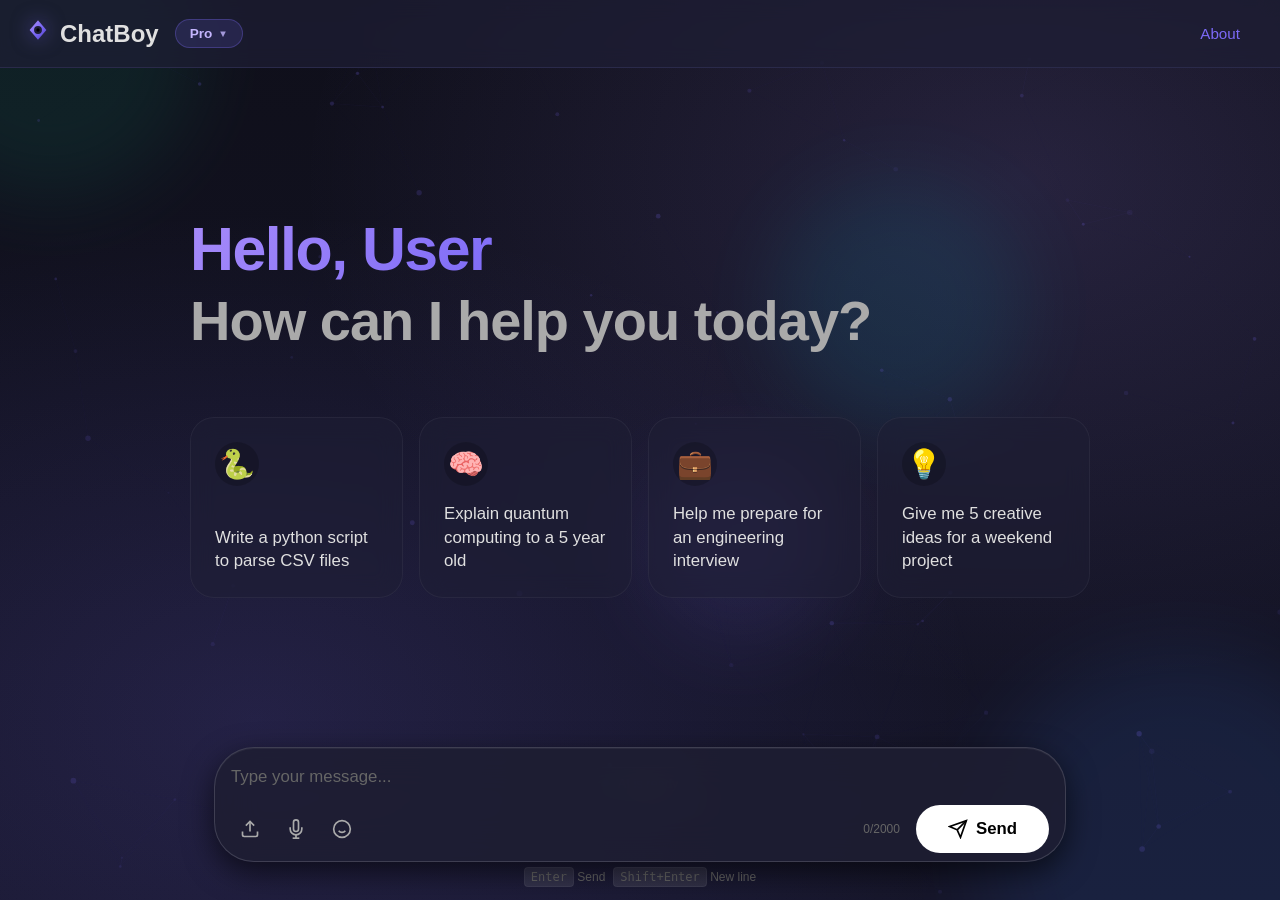
<file: templates/index.html>
<!DOCTYPE html>
<html lang="en">

<head>
    <meta charset="UTF-8">
    <meta name="viewport" content="width=device-width, initial-scale=1.0">
    <title>Chat Boy - AI Chatbot</title>
    <link rel="stylesheet" href="/static/style.css">
    <!-- Favicon - SVG Robot Icon -->
    <link rel="icon" type="image/svg+xml"
        href="data:image/svg+xml,%3Csvg xmlns='http://www.w3.org/2000/svg' viewBox='0 0 100 100'%3E%3Cdefs%3E%3ClinearGradient id='grad' x1='0%25' y1='0%25' x2='100%25' y2='100%25'%3E%3Cstop offset='0%25' style='stop-color:%237c6af7'/%3E%3Cstop offset='100%25' style='stop-color:%23a78bfa'/%3E%3C/linearGradient%3E%3C/defs%3E%3Ccircle cx='50' cy='50' r='45' fill='url(%23grad)'/%3E%3Ccircle cx='35' cy='40' r='8' fill='white'/%3E%3Ccircle cx='65' cy='40' r='8' fill='white'/%3E%3Ccircle cx='35' cy='40' r='4' fill='%230f0f1a'/%3E%3Ccircle cx='65' cy='40' r='4' fill='%230f0f1a'/%3E%3Cpath d='M 30 60 Q 50 75 70 60' stroke='white' stroke-width='4' fill='none' stroke-linecap='round'/%3E%3Crect x='42' y='70' width='16' height='8' rx='2' fill='white'/%3E%3C/svg%3E">
</head>

<body>
    <!-- Skip to main content for accessibility -->
    <a href="#chat-container" class="skip-link">Skip to main content</a>

    <!-- Animated Background -->
    <div class="bg-animation">
        <div class="bg-gradient"></div>
        <div class="particles" id="particles"></div>
        <div class="floating-shapes">
            <div class="shape shape-1"></div>
            <div class="shape shape-2"></div>
            <div class="shape shape-3"></div>
            <div class="shape shape-4"></div>
        </div>
    </div>

    <!-- Header -->
    <header>
        <div class="header-logo">
            <span class="logo-icon">
                <svg viewBox="0 0 100 100" width="28" height="28" class="robot-icon">
                    <defs>
                        <linearGradient id="logoGrad" x1="10%" y1="10%" x2="90%" y2="90%">
                            <stop offset="0%" style="stop-color:#a78bfa" />
                            <stop offset="50%" style="stop-color:#7c6af7" />
                            <stop offset="100%" style="stop-color:#5a48d1" />
                        </linearGradient>
                    </defs>
                    <path d="M 50 15 L 80 50 L 50 85 L 20 50 Z" fill="url(#logoGrad)" />
                    <circle cx="50" cy="50" r="14" fill="#1e1e35" />
                    <circle cx="50" cy="50" r="6" fill="#white" />
                </svg>
            </span>
            <h1>ChatBoy</h1>
            <button class="pro-badge">
                Pro <span class="dropdown-arrow">▼</span>
            </button>
        </div>
        <nav class="header-nav">
            <a href="/about">About</a>
        </nav>
    </header>

    <!-- Chat Container -->
    <main id="chat-container" role="main" aria-label="Chat conversation">
        <!-- Gemini-Style Greeting Area -->
        <div class="gemini-greeting-area" id="welcome-area">
            <h2 class="gradient-hello">Hello, User</h2>
            <h3 class="gradient-sub">How can I help you today?</h3>

            <!-- Suggestion Cards -->
            <div class="suggestion-grid">
                <button class="suggestion-card"
                    onclick="ChatBoy.useSuggestion('Write a python script to parse CSV files')">
                    <span class="suggestion-icon">🐍</span>
                    <p>Write a python script to parse CSV files</p>
                </button>
                <button class="suggestion-card"
                    onclick="ChatBoy.useSuggestion('Explain quantum computing to a 5 year old')">
                    <span class="suggestion-icon">🧠</span>
                    <p>Explain quantum computing to a 5 year old</p>
                </button>
                <button class="suggestion-card"
                    onclick="ChatBoy.useSuggestion('Help me prepare for a software engineering interview')">
                    <span class="suggestion-icon">💼</span>
                    <p>Help me prepare for an engineering interview</p>
                </button>
                <button class="suggestion-card"
                    onclick="ChatBoy.useSuggestion('Give me 5 creative ideas for a weekend project')">
                    <span class="suggestion-icon">💡</span>
                    <p>Give me 5 creative ideas for a weekend project</p>
                </button>
            </div>
        </div>
    </main>

    <!-- Input Area Setup (ChatGPT Style) -->
    <footer id="input-area" role="contentinfo" aria-label="Message input area">
        <div class="chat-input-container">

            <!-- In-place File Info Display -->
            <div id="file-info" class="file-info-inline" style="display: none;">
                <div class="file-info-content">
                    <span class="file-icon">📎</span>
                    <span class="file-name"></span>
                    <button class="file-remove" aria-label="Remove file">×</button>
                </div>
            </div>

            <!-- Text Area -->
            <div class="input-wrapper">
                <textarea id="user-input" rows="1" placeholder="Type your message..." aria-label="Type your message"
                    aria-describedby="input-hints" maxlength="2000"></textarea>
            </div>

            <!-- Actions Footer -->
            <div class="input-actions">
                <div class="action-buttons-left">
                    <button class="action-btn" id="file-btn" title="Upload file" aria-label="Upload file">
                        <svg width="20" height="20" viewBox="0 0 24 24" fill="none" stroke="currentColor"
                            stroke-width="2">
                            <path d="M21 15v4a2 2 0 0 1-2 2H5a2 2 0 0 1-2-2v-4" />
                            <polyline points="17 8 12 3 7 8" />
                            <line x1="12" y1="3" x2="12" y2="15" />
                        </svg>
                        <input type="file" id="file-input"
                            accept=".txt,.md,.py,.js,.html,.css,.json,.csv,.pdf,.png,.jpg,.jpeg,.gif,.webm,.wav,.mp3,.ogg"
                            style="display: none;">
                    </button>
                    <button class="action-btn" id="voice-btn" title="Voice input" aria-label="Start voice input">
                        <svg width="20" height="20" viewBox="0 0 24 24" fill="none" stroke="currentColor"
                            stroke-width="2">
                            <path d="M12 1a3 3 0 0 0-3 3v8a3 3 0 0 0 6 0V4a3 3 0 0 0-3-3z" />
                            <path d="M19 10v2a7 7 0 0 1-14 0v-2" />
                            <line x1="12" y1="19" x2="12" y2="23" />
                            <line x1="8" y1="23" x2="16" y2="23" />
                        </svg>
                    </button>
                    <button class="action-btn" id="emoji-btn" title="Add emoji" aria-label="Emoji picker">
                        <svg width="20" height="20" viewBox="0 0 24 24" fill="none" stroke="currentColor"
                            stroke-width="2">
                            <circle cx="12" cy="12" r="10" />
                            <path d="M8 14s1.5 2 4 2 4-2 4-2" />
                            <line x1="9" y1="9" x2="9.01" y2="9" />
                            <line x1="15" y1="9" x2="15.01" y2="9" />
                        </svg>
                    </button>
                </div>

                <div class="action-buttons-right">
                    <span class="char-counter">0/2000</span>
                    <button id="send-btn" onclick="sendMessage()" aria-label="Send message">
                        <svg width="20" height="20" viewBox="0 0 24 24" fill="none" stroke="currentColor"
                            stroke-width="2" class="send-icon">
                            <line x1="22" y1="2" x2="11" y2="13" />
                            <polygon points="22 2 15 22 11 13 2 9 22 2" />
                        </svg>
                        <span class="btn-text">Send</span>
                    </button>
                    <!-- Stop Generation Button -->
                    <button id="stop-btn" onclick="ChatBoy.stopGeneration()" aria-label="Stop generation"
                        style="display: none;">
                        <svg width="20" height="20" viewBox="0 0 24 24" fill="currentColor">
                            <rect x="6" y="6" width="12" height="12" rx="2"></rect>
                        </svg>
                        <span class="btn-text">Stop</span>
                    </button>
                </div>
            </div>
        </div>

        <div class="input-hints" id="input-hints">
            <span><kbd>Enter</kbd> Send</span>
            <span><kbd>Shift+Enter</kbd> New line</span>
        </div>
    </footer>

    <!-- Idle Status Indicator -->
    <div class="idle-indicator" id="idle-indicator">
        <div class="idle-dot"></div>
        <span>AI is ready</span>
    </div>

    <!-- Voice Indicator -->
    <div id="voice-indicator" class="voice-indicator" style="display: none;">
        <div class="voice-animation">
            <div class="voice-bar"></div>
            <div class="voice-bar"></div>
            <div class="voice-bar"></div>
            <div class="voice-bar"></div>
            <div class="voice-bar"></div>
        </div>
        <span class="voice-text">Listening...</span>
    </div>

    <!-- Scroll to Bottom Button -->
    <button class="scroll-indicator" id="scroll-bottom" title="Scroll to bottom">
        <svg width="20" height="20" viewBox="0 0 24 24" fill="none" stroke="currentColor" stroke-width="2">
            <polyline points="6 9 12 15 18 9" />
        </svg>
    </button>

    <!-- Toast Container -->
    <div id="toast-container"></div>

    <script src="/static/animations.js"></script>
</body>

</html>
</file>
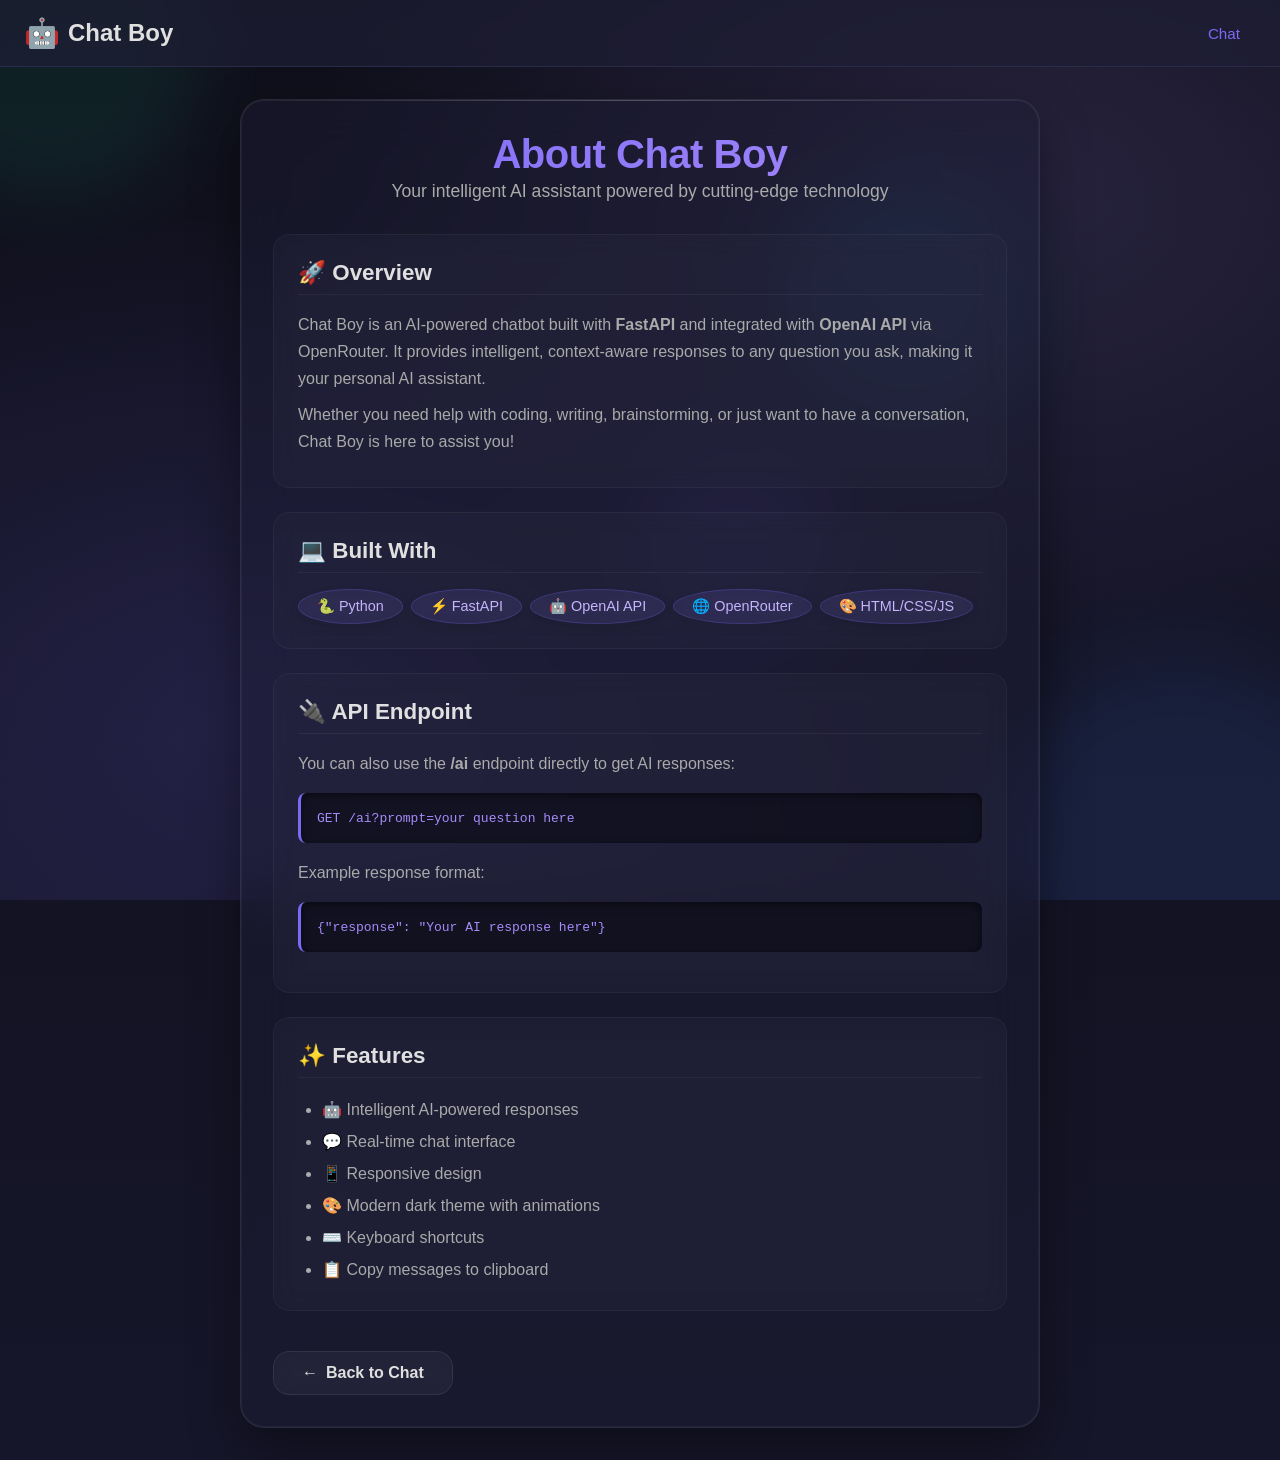
<file: templates/about.html>
<!DOCTYPE html>
<html lang="en">
<head>
    <meta charset="UTF-8">
    <meta name="viewport" content="width=device-width, initial-scale=1.0">
    <title>About - Chat Boy</title>
    <link rel="stylesheet" href="/static/style.css">
    <link rel="icon" href="data:🤖">
</head>
<body>
    <!-- Background Animation -->
    <div class="bg-animation">
        <div class="bg-gradient"></div>
        <div class="floating-shapes">
            <div class="shape shape-1"></div>
            <div class="shape shape-2"></div>
            <div class="shape shape-3"></div>
            <div class="shape shape-4"></div>
        </div>
        <div class="particles" id="particles-js"></div>
    </div>

    <!-- Skip to main content for accessibility -->
    <a href="#about-container" class="skip-link">Skip to main content</a>
    
    <!-- Header -->
    <header>
        <div class="header-logo">
            <span class="logo-icon">🤖</span>
            <h1>Chat Boy</h1>
        </div>
        <nav class="header-nav">
            <a href="/">Chat</a>
        </nav>
    </header>

    <!-- About Content -->
    <main id="about-container" class="about-container" role="main" aria-label="About Chat Boy">
        <div class="about-card">
            <div class="about-header">
                <h1>About Chat Boy</h1>
                <p>Your intelligent AI assistant powered by cutting-edge technology</p>
            </div>

            <div class="about-section">
                <h2>🚀 Overview</h2>
                <p>
                    Chat Boy is an AI-powered chatbot built with <strong>FastAPI</strong> and integrated with 
                    <strong>OpenAI API</strong> via OpenRouter. It provides intelligent, context-aware responses 
                    to any question you ask, making it your personal AI assistant.
                </p>
                <p>
                    Whether you need help with coding, writing, brainstorming, or just want to have a conversation, 
                    Chat Boy is here to assist you!
                </p>
            </div>

            <div class="about-section">
                <h2>💻 Built With</h2>
                <div class="tech-badges">
                    <span class="badge">🐍 Python</span>
                    <span class="badge">⚡ FastAPI</span>
                    <span class="badge">🤖 OpenAI API</span>
                    <span class="badge">🌐 OpenRouter</span>
                    <span class="badge">🎨 HTML/CSS/JS</span>
                </div>
            </div>

            <div class="about-section">
                <h2>🔌 API Endpoint</h2>
                <p>You can also use the <strong>/ai</strong> endpoint directly to get AI responses:</p>
                <div class="code-block">
                    <code>GET /ai?prompt=your question here</code>
                </div>
                <p>
                    Example response format:
                </p>
                <div class="code-block">
                    <code>{"response": "Your AI response here"}</code>
                </div>
            </div>

            <div class="about-section">
                <h2>✨ Features</h2>
                <ul style="color: var(--text-secondary); line-height: 2; margin-left: var(--spacing-lg);">
                    <li>🤖 Intelligent AI-powered responses</li>
                    <li>💬 Real-time chat interface</li>
                    <li>📱 Responsive design</li>
                    <li>🎨 Modern dark theme with animations</li>
                    <li>⌨️ Keyboard shortcuts</li>
                    <li>📋 Copy messages to clipboard</li>
                </ul>
            </div>

            <a href="/" class="back-btn">
                <span>←</span>
                <span>Back to Chat</span>
            </a>
        </div>
    </div>

    <!-- Particle Animation Script -->
    <script src="/static/animations.js"></script>
    <script>
        // Classic Entrance Animations
        document.addEventListener('DOMContentLoaded', () => {
            const cards = document.querySelectorAll('.about-card, .about-section, .badge');
            cards.forEach((card, index) => {
                card.style.opacity = '0';
                card.style.transform = 'translateY(30px) scale(0.95)';
                setTimeout(() => {
                    // Classic smooth cubic-bezier timing
                    card.style.transition = 'opacity 0.6s ease-out, transform 0.6s cubic-bezier(0.175, 0.885, 0.32, 1.275)';
                    card.style.opacity = '1';
                    card.style.transform = 'translateY(0) scale(1)';
                }, index * 120);
            });
            
            // Clean up old transition overrides so hover effects work properly
            setTimeout(() => {
                cards.forEach(card => {
                    card.style.transition = '';
                    card.style.opacity = '';
                    card.style.transform = '';
                });
            }, cards.length * 120 + 700);
        });
    </script>
</body>
</html>
</file>
<file: static/style.css>
/* ============================================
   Chat Boy - Modern Interactive Design System
   ============================================ */

/* CSS Variables */
:root {
    --primary-color: #7c6af7;
    --primary-hover: #6355d8;
    --primary-glow: rgba(124, 106, 247, 0.4);

    --bg-dark: #0f0f1a;
    --bg-header: #1a1a2e;
    --bg-card: #1e1e35;
    --bg-input: #0f0f1a;

    --border-color: #2a2a4a;
    --border-focus: #7c6af7;

    --text-primary: #e0e0e0;
    --text-secondary: #aaa;
    --text-muted: #666;

    --gradient-primary: linear-gradient(135deg, #7c6af7 0%, #a78bfa 100%);
    --gradient-bg: linear-gradient(180deg, #0f0f1a 0%, #16162a 100%);
    --glass-bg: rgba(30, 30, 53, 0.7);

    --shadow-sm: 0 2px 8px rgba(0, 0, 0, 0.3);
    --shadow-md: 0 4px 16px rgba(0, 0, 0, 0.4);
    --shadow-lg: 0 8px 32px rgba(0, 0, 0, 0.5);
    --shadow-glow: 0 0 20px var(--primary-glow);

    --spacing-xs: 4px;
    --spacing-sm: 8px;
    --spacing-md: 16px;
    --spacing-lg: 24px;
    --spacing-xl: 32px;

    --radius-sm: 8px;
    --radius-md: 12px;
    --radius-lg: 16px;
    --radius-xl: 24px;
    --radius-full: 50%;

    --transition-fast: 0.15s ease;
    --transition-normal: 0.25s ease;
    --transition-slow: 0.4s ease;

    --z-base: 1;
    --z-bg: -1;
    --z-header: 100;
    --z-input: 100;
    --z-tooltip: 1000;
    --z-idle: 50;
}

*,
*::before,
*::after {
    margin: 0;
    padding: 0;
    box-sizing: border-box;
}

html {
    scroll-behavior: smooth;
}

body {
    font-family: 'Segoe UI', -apple-system, BlinkMacSystemFont, sans-serif;
    background: var(--gradient-bg);
    color: var(--text-primary);
    min-height: 100vh;
    display: flex;
    flex-direction: column;
    overflow-x: hidden;
}

/* Background */
.bg-animation {
    position: fixed;
    top: 0;
    left: 0;
    width: 100%;
    height: 100%;
    z-index: -1;
    overflow: hidden;
    pointer-events: none;
    transition: opacity 1s ease-out;
}

.bg-gradient {
    position: absolute;
    top: 0;
    left: 0;
    width: 100%;
    height: 100%;
    background:
        radial-gradient(ellipse at 20% 80%, rgba(124, 106, 247, 0.15) 0%, transparent 50%),
        radial-gradient(ellipse at 80% 20%, rgba(167, 139, 250, 0.15) 0%, transparent 50%),
        var(--gradient-bg);
    animation: gradientShift 15s ease-in-out infinite;
}

@keyframes gradientShift {

    0%,
    100% {
        opacity: 1;
    }

    50% {
        opacity: 0.8;
    }
}

.floating-shapes {
    position: absolute;
    top: 0;
    left: 0;
    width: 100%;
    height: 100%;
}

.shape {
    position: absolute;
    border-radius: 50%;
    opacity: 0.1;
    filter: blur(40px);
    animation: float 20s ease-in-out infinite;
}

.shape-1 {
    width: 300px;
    height: 300px;
    background: #10b981;
    /* Emerald/Green */
    top: -100px;
    left: -100px;
}

.shape-2 {
    width: 400px;
    height: 400px;
    background: #3b82f6;
    /* Blue */
    bottom: -150px;
    right: -100px;
    animation-delay: -5s;
}

.shape-3 {
    width: 200px;
    height: 200px;
    background: #7c6af7;
    /* Purple */
    top: 50%;
    left: 50%;
    animation-delay: -10s;
}

.shape-4 {
    width: 250px;
    height: 250px;
    background: #06b6d4;
    /* Cyan */
    top: 20%;
    right: 20%;
    animation-delay: -15s;
}

@keyframes float {

    0%,
    100% {
        transform: translate(0, 0) scale(1);
    }

    25% {
        transform: translate(30px, -30px) scale(1.1);
    }

    50% {
        transform: translate(-20px, 20px) scale(0.9);
    }

    75% {
        transform: translate(20px, 30px) scale(1.05);
    }
}

.particles {
    position: absolute;
    top: 0;
    left: 0;
    width: 100%;
    height: 100%;
}

/* Header */
header {
    background: var(--glass-bg);
    backdrop-filter: blur(10px);
    -webkit-backdrop-filter: blur(10px);
    padding: var(--spacing-md) var(--spacing-lg);
    display: flex;
    align-items: center;
    justify-content: space-between;
    border-bottom: 1px solid var(--border-color);
    position: sticky;
    top: 0;
    z-index: var(--z-header);
    animation: slideDown 0.5s ease-out;
}

@keyframes slideDown {
    from {
        opacity: 0;
        transform: translateY(-20px);
    }

    to {
        opacity: 1;
        transform: translateY(0);
    }
}

.header-logo {
    display: flex;
    align-items: center;
    gap: var(--spacing-sm);
}

.header-logo h1 {
    font-size: 1.5rem;
    background: var(--text-primary);
    -webkit-background-clip: text;
    -webkit-text-fill-color: transparent;
    background-clip: text;
    font-weight: 700;
}

.logo-icon {
    font-size: 1.8rem;
    animation: bounce 2s ease-in-out infinite;
}

/* Pro Badge Header */
.pro-badge {
    background: rgba(124, 106, 247, 0.15);
    border: 1px solid rgba(124, 106, 247, 0.3);
    color: #c4b5fd;
    padding: 6px 14px;
    border-radius: var(--radius-lg);
    font-size: 0.85rem;
    font-weight: 600;
    margin-left: var(--spacing-sm);
    cursor: pointer;
    display: flex;
    align-items: center;
    gap: 6px;
    transition: all var(--transition-normal);
}

.pro-badge:hover {
    background: rgba(124, 106, 247, 0.25);
    transform: translateY(-2px);
    box-shadow: 0 4px 12px rgba(124, 106, 247, 0.2);
}

.dropdown-arrow {
    font-size: 0.6rem;
    opacity: 0.8;
}

@keyframes bounce {

    0%,
    100% {
        transform: translateY(0);
    }

    50% {
        transform: translateY(-5px);
    }
}

.header-nav {
    display: flex;
    align-items: center;
    gap: var(--spacing-md);
}

.header-nav a {
    color: var(--primary-color);
    text-decoration: none;
    font-size: 0.95rem;
    font-weight: 500;
    padding: var(--spacing-sm) var(--spacing-md);
    border-radius: var(--radius-md);
    transition: all var(--transition-normal);
}

.header-nav a:hover {
    color: white;
    text-decoration: none;
    transform: translateY(-2px);
    background: rgba(124, 106, 247, 0.15);
}

/* Chat Container */
#chat-container {
    flex: 1;
    overflow-y: auto;
    padding: var(--spacing-lg) var(--spacing-xl);
    display: flex;
    flex-direction: column;
    gap: var(--spacing-md);
    position: relative;
    z-index: var(--z-base);
    scrollbar-width: thin;
    scrollbar-color: var(--border-color) transparent;
}

/* Gemini Setup Greeting Splash */
.gemini-greeting-area {
    display: flex;
    flex-direction: column;
    margin-top: 10vh;
    padding: var(--spacing-xl) 0;
    max-width: 900px;
    margin-left: auto;
    margin-right: auto;
    width: 100%;
    animation: fadeInUp 0.8s cubic-bezier(0.175, 0.885, 0.32, 1.275);
}

.gradient-hello {
    font-size: 3.8rem;
    font-weight: 700;
    margin-bottom: var(--spacing-xs);
    background: linear-gradient(135deg, #a78bfa 0%, #7c6af7 40%, #5a48d1 100%);
    -webkit-background-clip: text;
    -webkit-text-fill-color: transparent;
    background-clip: text;
    letter-spacing: -1.5px;
}

.gradient-sub {
    font-size: 3.5rem;
    font-weight: 600;
    color: var(--text-secondary);
    margin-bottom: var(--spacing-xl);
    letter-spacing: -1px;
}

/* Suggestion Cards Grid */
.suggestion-grid {
    display: grid;
    grid-template-columns: repeat(auto-fit, minmax(200px, 1fr));
    gap: var(--spacing-md);
    margin-top: var(--spacing-xl);
}

.suggestion-card {
    background: rgba(30, 30, 53, 0.5);
    backdrop-filter: blur(12px);
    -webkit-backdrop-filter: blur(12px);
    border: 1px solid rgba(255, 255, 255, 0.05);
    border-radius: var(--radius-xl);
    padding: var(--spacing-lg);
    text-align: left;
    color: var(--text-primary);
    cursor: pointer;
    display: flex;
    flex-direction: column;
    justify-content: space-between;
    min-height: 140px;
    transition: all var(--transition-normal);
}

.suggestion-card:hover {
    background: rgba(40, 40, 70, 0.6);
    transform: translateY(-4px);
    box-shadow: 0 10px 25px rgba(0, 0, 0, 0.3);
    border-color: rgba(124, 106, 247, 0.3);
}

.suggestion-icon {
    font-size: 1.8rem;
    margin-bottom: auto;
    background: rgba(0, 0, 0, 0.2);
    width: 44px;
    height: 44px;
    display: flex;
    align-items: center;
    justify-content: center;
    border-radius: var(--radius-full);
}

.suggestion-card p {
    font-size: 1.05rem;
    line-height: 1.4;
    color: var(--text-primary);
    margin-top: var(--spacing-md);
}

@keyframes fadeInUp {
    from {
        opacity: 0;
        transform: translateY(30px);
    }

    to {
        opacity: 1;
        transform: translateY(0);
    }
}

#chat-container::-webkit-scrollbar {
    width: 6px;
}

#chat-container::-webkit-scrollbar-track {
    background: transparent;
}

#chat-container::-webkit-scrollbar-thumb {
    background: var(--border-color);
    border-radius: 3px;
}

#chat-container::-webkit-scrollbar-thumb:hover {
    background: var(--primary-color);
}

/* Welcome Message */
.welcome-message {
    display: flex;
    flex-direction: column;
    align-items: center;
    justify-content: center;
    text-align: center;
    padding: var(--spacing-xl);
    animation: fadeInUp 0.6s ease-out;
}

.welcome-message .avatar {
    font-size: 4rem;
    margin-bottom: var(--spacing-md);
    animation: pulse 2s ease-in-out infinite;
}

@keyframes pulse {

    0%,
    100% {
        transform: scale(1);
    }

    50% {
        transform: scale(1.05);
    }
}

.welcome-message h2 {
    font-size: 1.5rem;
    margin-bottom: var(--spacing-sm);
    color: var(--text-primary);
}

.welcome-message p {
    color: var(--text-secondary);
    max-width: 400px;
}

/* Messages */
.message {
    max-width: 75%;
    padding: var(--spacing-md) var(--spacing-lg);
    border-radius: var(--radius-lg);
    line-height: 1.6;
    font-size: 0.95rem;
    white-space: pre-wrap;
    word-wrap: break-word;
    position: relative;
    animation: messageIn 0.4s ease-out;
}

@keyframes messageIn {
    from {
        opacity: 0;
        transform: translateY(20px) scale(0.95);
    }

    to {
        opacity: 1;
        transform: translateY(0) scale(1);
    }
}

.message.user-msg {
    background: var(--gradient-primary);
    color: white;
    align-self: flex-end;
    border-bottom-right-radius: var(--radius-sm);
    box-shadow: var(--shadow-md);
}

.message.bot-msg {
    background: var(--bg-card);
    color: var(--text-primary);
    align-self: flex-start;
    border-bottom-left-radius: var(--radius-sm);
    border: 1px solid var(--border-color);
    box-shadow: var(--shadow-sm);
}

.message .timestamp {
    font-size: 0.7rem;
    color: var(--text-muted);
    position: absolute;
    bottom: 6px;
    right: 12px;
}

.message.user-msg .timestamp {
    color: rgba(255, 255, 255, 0.6);
}

.message .copy-btn {
    position: absolute;
    top: 8px;
    right: 8px;
    background: transparent;
    border: none;
    color: var(--text-muted);
    cursor: pointer;
    opacity: 0;
    transition: opacity var(--transition-fast);
    font-size: 0.85rem;
    padding: 4px;
    border-radius: var(--radius-sm);
}

.message:hover .copy-btn {
    opacity: 1;
}

.message .copy-btn:hover {
    color: var(--primary-color);
}

/* Typing Indicator */
.typing {
    display: flex;
    align-items: center;
    gap: var(--spacing-sm);
    padding: var(--spacing-md) var(--spacing-lg);
    background: transparent;
    align-self: flex-start;
}

.gemini-star-container {
    position: relative;
    width: 24px;
    height: 24px;
    display: flex;
    align-items: center;
    justify-content: center;
}

.gemini-star {
    width: 100%;
    height: 100%;
    background: linear-gradient(135deg, #a78bfa 0%, #7c6af7 50%, #5a48d1 100%);
    clip-path: polygon(50% 0%, 61% 35%, 98% 35%, 68% 57%, 79% 91%, 50% 70%, 21% 91%, 32% 57%, 2% 35%, 39% 35%);
    animation: starSpin 2s cubic-bezier(0.4, 0, 0.2, 1) infinite, starGlow 2s ease-in-out infinite;
}

@keyframes starSpin {
    0% {
        transform: rotate(0deg) scale(0.8);
    }

    50% {
        transform: rotate(180deg) scale(1.1);
    }

    100% {
        transform: rotate(360deg) scale(0.8);
    }
}

@keyframes starGlow {

    0%,
    100% {
        filter: drop-shadow(0 0 4px rgba(124, 106, 247, 0.4));
    }

    50% {
        filter: drop-shadow(0 0 12px rgba(167, 139, 250, 0.8));
    }
}

.typing-text {
    background: linear-gradient(135deg, #a78bfa 0%, #7c6af7 100%);
    -webkit-background-clip: text;
    -webkit-text-fill-color: transparent;
    background-clip: text;
    font-size: 0.95rem;
    font-weight: 600;
    animation: textPulse 2s ease-in-out infinite;
}

@keyframes textPulse {

    0%,
    100% {
        opacity: 0.6;
    }

    50% {
        opacity: 1;
    }
}

/* Input Area Background Container */
#input-area {
    display: flex;
    flex-direction: column;
    align-items: center;
    padding: var(--spacing-md) var(--spacing-lg);
    background: transparent;
    position: sticky;
    bottom: 0;
    z-index: var(--z-input);
    animation: slideUp 0.5s ease-out;
    width: 100%;
    max-width: 900px;
    margin: 0 auto;
}

@keyframes slideUp {
    from {
        opacity: 0;
        transform: translateY(20px);
    }

    to {
        opacity: 1;
        transform: translateY(0);
    }
}

/* New Unified Glass Container */
.chat-input-container {
    width: 100%;
    display: flex;
    flex-direction: column;
    background: rgba(30, 30, 50, 0.85);
    /* Darker solid container */
    backdrop-filter: blur(20px);
    -webkit-backdrop-filter: blur(20px);
    border: 1px solid rgba(255, 255, 255, 0.15);
    border-radius: 40px;
    /* Fully rounded pill layout */
    padding: var(--spacing-sm) var(--spacing-md);
    box-shadow: 0 10px 30px rgba(0, 0, 0, 0.6), inset 0 1px 0 rgba(255, 255, 255, 0.05);
    transition: box-shadow var(--transition-normal), border-color var(--transition-normal);
}

.chat-input-container:focus-within {
    border-color: rgba(124, 106, 247, 0.8);
    box-shadow: 0 10px 35px rgba(0, 0, 0, 0.7), 0 0 0 4px var(--primary-glow);
}

/* File Info Inline Preview */
.file-info-inline {
    margin-bottom: var(--spacing-sm);
    padding: var(--spacing-sm);
    background: rgba(10, 10, 20, 0.4);
    border-radius: var(--radius-md);
    border: 1px solid rgba(255, 255, 255, 0.05);
    width: max-content;
    max-width: 100%;
    animation: slideDown 0.3s ease-out;
}

.file-info-content {
    display: flex;
    align-items: center;
    gap: var(--spacing-sm);
    font-size: 0.9rem;
    color: var(--text-primary);
}

.file-icon {
    font-size: 1.2rem;
}

.file-name {
    max-width: 250px;
    white-space: nowrap;
    overflow: hidden;
    text-overflow: ellipsis;
}

.file-remove {
    background: transparent;
    border: none;
    color: var(--text-muted);
    cursor: pointer;
    font-size: 1.2rem;
    width: 24px;
    height: 24px;
    display: flex;
    align-items: center;
    justify-content: center;
    border-radius: 50%;
    transition: all var(--transition-fast);
}

.file-remove:hover {
    background: rgba(239, 68, 68, 0.2);
    color: #ef4444;
}

/* Text Area Wrapper */
.input-wrapper {
    width: 100%;
    display: flex;
}

#user-input {
    width: 100%;
    padding: var(--spacing-sm) 0;
    border: none;
    background: transparent;
    color: var(--text-primary);
    font-size: 1.05rem;
    font-family: inherit;
    outline: none;
    resize: none;
    overflow-y: hidden;
    min-height: 28px;
    max-height: 200px;
    line-height: 1.5;
}

#user-input::placeholder {
    color: var(--text-muted);
    font-weight: 400;
}

/* Actions Wrapper */
.input-actions {
    display: flex;
    justify-content: space-between;
    align-items: center;
    margin-top: var(--spacing-sm);
}

.action-buttons-left,
.action-buttons-right {
    display: flex;
    align-items: center;
    gap: var(--spacing-sm);
}

.char-counter {
    font-size: 0.75rem;
    color: var(--text-muted);
    margin-right: var(--spacing-sm);
}

.char-counter.warning {
    color: #f59e0b;
}

.char-counter.error {
    color: #ef4444;
}

.input-hints {
    display: flex;
    gap: var(--spacing-sm);
    font-size: 0.75rem;
    color: var(--text-muted);
    margin-top: var(--spacing-sm);
}

.input-hints kbd {
    background: rgba(255, 255, 255, 0.1);
    padding: 2px 6px;
    border-radius: 4px;
    border: 1px solid rgba(255, 255, 255, 0.05);
}

/* Action Buttons */
.action-btn {
    width: 38px;
    height: 38px;
    border: none;
    border-radius: var(--radius-md);
    background: transparent;
    color: var(--text-secondary);
    cursor: pointer;
    display: flex;
    align-items: center;
    justify-content: center;
    transition: all var(--transition-normal);
}

.action-btn:hover {
    background: rgba(255, 255, 255, 0.1);
    color: var(--text-primary);
}

#send-btn,
#stop-btn {
    height: 48px;
    padding: 0 var(--spacing-xl);
    color: black;
    border: none;
    border-radius: 24px;
    cursor: pointer;
    font-size: 1.05rem;
    font-weight: 600;
    transition: all var(--transition-normal);
    display: flex;
    align-items: center;
    gap: var(--spacing-sm);
}

#send-btn {
    background: white;
}

#stop-btn {
    background: #ef4444;
    color: white !important;
}

#send-btn svg {
    color: black;
}

#stop-btn svg {
    color: white;
}

#send-btn:hover,
#stop-btn:hover {
    transform: translateY(-2px) scale(1.02);
    box-shadow: 0 4px 15px rgba(255, 255, 255, 0.3);
}

#stop-btn:hover {
    box-shadow: 0 4px 15px rgba(239, 68, 68, 0.4);
}

#send-btn:active,
#stop-btn:active {
    transform: translateY(0);
}

#send-btn:disabled {
    background: rgba(255, 255, 255, 0.15);
    color: rgba(255, 255, 255, 0.3);
    cursor: not-allowed;
    transform: none;
    box-shadow: none;
}

#send-btn:disabled svg {
    color: rgba(255, 255, 255, 0.3);
}

@media (max-width: 600px) {

    #send-btn .btn-text,
    #stop-btn .btn-text {
        display: none;
    }

    #send-btn,
    #stop-btn {
        padding: 0;
        width: 48px;
        justify-content: center;
    }
}

/* Scroll Indicator */
.scroll-indicator {
    position: fixed;
    bottom: 160px;
    right: 30px;
    width: 40px;
    height: 40px;
    background: var(--glass-bg);
    border: 1px solid var(--border-color);
    border-radius: var(--radius-full);
    color: var(--text-primary);
    cursor: pointer;
    display: flex;
    align-items: center;
    justify-content: center;
    opacity: 0;
    transition: opacity var(--transition-normal), transform var(--transition-normal), background var(--transition-normal);
    box-shadow: var(--shadow-md);
    z-index: 50;
    backdrop-filter: blur(8px);
    -webkit-backdrop-filter: blur(8px);
}

.scroll-indicator.visible {
    opacity: 1;
}

.scroll-indicator:hover {
    transform: scale(1.1);
    background: var(--bg-card);
}

.voice-animation {
    display: flex;
    align-items: center;
    gap: 3px;
    margin-bottom: var(--spacing-xs);
}

.voice-bar {
    width: 4px;
    height: 20px;
    background: var(--primary-color);
    border-radius: 2px;
    animation: voiceWave 0.8s ease-in-out infinite;
}

.voice-bar:nth-child(1) {
    animation-delay: 0s;
}

.voice-bar:nth-child(2) {
    animation-delay: 0.1s;
}

.voice-bar:nth-child(3) {
    animation-delay: 0.2s;
}

.voice-bar:nth-child(4) {
    animation-delay: 0.3s;
}

.voice-bar:nth-child(5) {
    animation-delay: 0.4s;
}

@keyframes voiceWave {

    0%,
    100% {
        transform: scaleY(0.5);
    }

    50% {
        transform: scaleY(1);
    }
}

@keyframes voicePulse {

    0%,
    100% {
        box-shadow: 0 0 10px var(--primary-glow);
    }

    50% {
        box-shadow: 0 0 20px var(--primary-glow), 0 0 30px rgba(124, 106, 247, 0.3);
    }
}

.voice-text {
    font-size: 0.85rem;
    color: var(--primary-color);
    font-weight: 500;
    text-align: center;
    display: block;
}

/* Button states */
#voice-btn.recording {
    background: var(--primary-color);
    color: white;
    border-color: var(--primary-color);
    animation: recordingPulse 1.5s ease-in-out infinite;
}

#file-btn.file-selected {
    background: var(--primary-color);
    color: white;
    border-color: var(--primary-color);
}

@keyframes recordingPulse {

    0%,
    100% {
        box-shadow: 0 0 10px var(--primary-glow);
    }

    50% {
        box-shadow: 0 0 20px var(--primary-glow), 0 0 30px rgba(124, 106, 247, 0.3);
    }
}

/* Emoji Picker */
.emoji-picker {
    position: fixed;
    bottom: 120px;
    right: 30px;
    width: 320px;
    max-height: 400px;
    background: var(--bg-card);
    border: 1px solid var(--border-color);
    border-radius: var(--radius-lg);
    box-shadow: var(--shadow-lg);
    z-index: 1000;
    display: none;
    overflow: hidden;
    animation: emojiPickerIn 0.2s ease-out;
}

.emoji-picker.show {
    display: block;
}

@keyframes emojiPickerIn {
    from {
        opacity: 0;
        transform: translateY(10px) scale(0.95);
    }

    to {
        opacity: 1;
        transform: translateY(0) scale(1);
    }
}

.emoji-search {
    padding: var(--spacing-sm);
    border-bottom: 1px solid var(--border-color);
}

.emoji-search input {
    width: 100%;
    padding: var(--spacing-sm) var(--spacing-md);
    background: var(--bg-input);
    border: 1px solid var(--border-color);
    border-radius: var(--radius-md);
    color: var(--text-primary);
    font-size: 0.9rem;
    outline: none;
}

.emoji-search input:focus {
    border-color: var(--primary-color);
}

.emoji-search input::placeholder {
    color: var(--text-muted);
}

.emoji-categories {
    display: flex;
    gap: 2px;
    padding: var(--spacing-sm);
    border-bottom: 1px solid var(--border-color);
    overflow-x: auto;
}

.emoji-category {
    flex: 1;
    min-width: 40px;
    height: 36px;
    background: transparent;
    border: none;
    border-radius: var(--radius-sm);
    font-size: 1.2rem;
    cursor: pointer;
    transition: all var(--transition-fast);
    display: flex;
    align-items: center;
    justify-content: center;
}

.emoji-category:hover {
    background: var(--bg-input);
}

.emoji-category.active {
    background: var(--primary-color);
}

.emoji-list {
    display: grid;
    grid-template-columns: repeat(8, 1fr);
    gap: 2px;
    padding: var(--spacing-sm);
    max-height: 280px;
    overflow-y: auto;
    scrollbar-width: thin;
    scrollbar-color: var(--border-color) transparent;
}

.emoji-list::-webkit-scrollbar {
    width: 4px;
}

.emoji-list::-webkit-scrollbar-thumb {
    background: var(--border-color);
    border-radius: 2px;
}

.emoji-btn {
    width: 36px;
    height: 36px;
    background: transparent;
    border: none;
    border-radius: var(--radius-sm);
    font-size: 1.4rem;
    cursor: pointer;
    transition: all var(--transition-fast);
    display: flex;
    align-items: center;
    justify-content: center;
}

.emoji-btn:hover {
    background: var(--bg-input);
    transform: scale(1.2);
}

.emoji-btn:active {
    transform: scale(1.1);
}

#emoji-btn.active {
    background: var(--primary-color);
    color: white;
    border-color: var(--primary-color);
}

/* Idle Indicator */
.idle-indicator {
    position: fixed;
    bottom: 100px;
    left: 50%;
    transform: translateX(-50%);
    display: flex;
    align-items: center;
    gap: var(--spacing-sm);
    background: var(--glass-bg);
    backdrop-filter: blur(10px);
    padding: var(--spacing-sm) var(--spacing-md);
    border-radius: var(--radius-xl);
    border: 1px solid var(--border-color);
    font-size: 0.8rem;
    color: var(--text-secondary);
    z-index: var(--z-idle);
    opacity: 0;
    transition: opacity var(--transition-normal);
    animation: idlePulse 2s ease-in-out infinite;
}

.idle-indicator.visible {
    opacity: 1;
}

.idle-dot {
    width: 8px;
    height: 8px;
    background: #10b981;
    border-radius: var(--radius-full);
    animation: idleGlow 2s ease-in-out infinite;
}

@keyframes idleGlow {

    0%,
    100% {
        box-shadow: 0 0 5px #10b981, 0 0 10px rgba(16, 185, 129, 0.3);
    }

    50% {
        box-shadow: 0 0 10px #10b981, 0 0 20px rgba(16, 185, 129, 0.5);
    }
}

@keyframes idlePulse {

    0%,
    100% {
        transform: translateX(-50%) scale(1);
    }

    50% {
        transform: translateX(-50%) scale(1.02);
    }
}

/* Toast */
.toast {
    position: fixed;
    bottom: 20px;
    left: 50%;
    transform: translateX(-50%) translateY(100px);
    background: var(--bg-card);
    border: 1px solid var(--border-color);
    color: var(--text-primary);
    padding: var(--spacing-md) var(--spacing-lg);
    border-radius: var(--radius-md);
    box-shadow: var(--shadow-lg);
    z-index: 10000;
    opacity: 0;
    transition: all var(--transition-normal);
}

.toast.show {
    transform: translateX(-50%) translateY(0);
    opacity: 1;
}

.toast.success {
    border-color: #10b981;
}

.toast.error {
    border-color: #ef4444;
}

/* Skip Link */
.skip-link {
    position: absolute;
    top: -40px;
    left: 6px;
    background: var(--primary-color);
    color: white;
    padding: 8px;
    text-decoration: none;
    border-radius: var(--radius-sm);
    z-index: 10000;
    transition: top var(--transition-normal);
}

.skip-link:focus {
    top: 6px;
}

/* Focus styles */
*:focus {
    outline: 2px solid var(--primary-color);
    outline-offset: 2px;
}

button:focus,
input:focus,
textarea:focus {
    box-shadow: 0 0 0 3px var(--primary-glow);
}

/* Responsive */
@media (max-width: 768px) {
    header {
        padding: var(--spacing-sm) var(--spacing-md);
    }

    .header-logo h1 {
        font-size: 1.2rem;
    }

    #chat-container {
        padding: var(--spacing-md);
    }

    .message {
        max-width: 85%;
        padding: var(--spacing-sm) var(--spacing-md);
        font-size: 0.9rem;
    }

    #input-area {
        padding: var(--spacing-sm) var(--spacing-md);
    }

    .chat-input-container {
        padding: var(--spacing-xs) var(--spacing-sm);
    }

    .input-actions {
        flex-wrap: wrap;
        gap: var(--spacing-xs);
    }

    .action-buttons-left {
        order: 1;
    }

    .action-buttons-right {
        order: 2;
        width: 100%;
        justify-content: space-between;
        margin-top: var(--spacing-xs);
    }

    #send-btn {
        padding: 0 var(--spacing-md);
        height: 34px;
    }

    .action-btn {
        width: 34px;
        height: 34px;
    }

    .scroll-indicator {
        bottom: 90px;
        right: 20px;
    }
}

@media (max-width: 480px) {
    .header-nav a {
        font-size: 0.85rem;
    }

    .message {
        max-width: 90%;
    }

    .input-hints {
        display: none;
    }

    .typing {
        padding: var(--spacing-sm) var(--spacing-md);
    }

    .welcome-message h2 {
        font-size: 1.3rem;
    }

    .welcome-message p {
        font-size: 0.9rem;
    }

    .idle-indicator {
        bottom: 80px;
        font-size: 0.75rem;
    }

    .emoji-picker {
        right: 10px;
        left: 10px;
        width: auto;
    }
}

/* Reduced motion */
@media (prefers-reduced-motion: reduce) {

    *,
    *::before,
    *::after {
        animation-duration: 0.01ms !important;
        animation-iteration-count: 1 !important;
        transition-duration: 0.01ms !important;
    }
}

/* Robot Icon */
.robot-icon,
.welcome-robot {
    filter: drop-shadow(0 0 10px rgba(124, 106, 247, 0.5));
    animation: robotFloat 3s ease-in-out infinite;
}

@keyframes robotFloat {

    0%,
    100% {
        transform: translateY(0);
    }

    50% {
        transform: translateY(-3px);
    }
}

/* ============================================
   About Page Styles (Glassmorphism & Classic Animations)
   ============================================ */

.about-container {
    display: flex;
    justify-content: center;
    align-items: flex-start;
    padding: var(--spacing-xl) var(--spacing-lg);
    min-height: calc(100vh - 80px);
    /* Adjust based on header height */
    overflow-y: auto;
    perspective: 1000px;
    z-index: var(--z-base);
    position: relative;
}

.about-card {
    background: rgba(30, 30, 53, 0.45);
    backdrop-filter: blur(24px);
    -webkit-backdrop-filter: blur(24px);
    border: 1px solid rgba(255, 255, 255, 0.08);
    border-radius: var(--radius-xl);
    padding: var(--spacing-xl);
    max-width: 800px;
    width: 100%;
    box-shadow: 0 20px 50px rgba(0, 0, 0, 0.4), inset 0 0 0 1px rgba(255, 255, 255, 0.05);
    position: relative;
    overflow: hidden;
}

/* Subtle inner glow for the main card */
.about-card::before {
    content: '';
    position: absolute;
    top: 0;
    left: 0;
    right: 0;
    height: 1px;
    background: linear-gradient(90deg, transparent, rgba(255, 255, 255, 0.2), transparent);
}

.about-header {
    text-align: center;
    margin-bottom: var(--spacing-xl);
    position: relative;
}

.about-header h1 {
    font-size: 2.5rem;
    margin-bottom: var(--spacing-xs);
    background: var(--gradient-primary);
    -webkit-background-clip: text;
    -webkit-text-fill-color: transparent;
    background-clip: text;
    font-weight: 800;
    letter-spacing: -0.5px;
}

.about-header p {
    color: var(--text-secondary);
    font-size: 1.1rem;
}

.about-section {
    background: rgba(255, 255, 255, 0.02);
    backdrop-filter: blur(12px);
    -webkit-backdrop-filter: blur(12px);
    border: 1px solid rgba(255, 255, 255, 0.04);
    border-radius: var(--radius-lg);
    padding: var(--spacing-lg);
    margin-bottom: var(--spacing-lg);
    /* Classic smooth bounce animation on hover */
    transition: transform 0.5s cubic-bezier(0.175, 0.885, 0.32, 1.275),
        box-shadow 0.4s ease,
        background 0.4s ease;
}

.about-section:hover {
    transform: translateY(-6px) scale(1.01);
    box-shadow: 0 15px 35px rgba(0, 0, 0, 0.25);
    background: rgba(255, 255, 255, 0.04);
    border-color: rgba(124, 106, 247, 0.3);
}

.about-section h2 {
    font-size: 1.4rem;
    color: var(--text-primary);
    margin-bottom: var(--spacing-md);
    display: flex;
    align-items: center;
    gap: var(--spacing-sm);
    border-bottom: 1px solid rgba(255, 255, 255, 0.05);
    padding-bottom: var(--spacing-sm);
}

.about-section p {
    color: var(--text-secondary);
    line-height: 1.7;
    margin-bottom: var(--spacing-sm);
}

.tech-badges {
    display: flex;
    flex-wrap: wrap;
    gap: var(--spacing-sm);
    margin-top: var(--spacing-md);
}

.badge {
    background: rgba(124, 106, 247, 0.1);
    backdrop-filter: blur(8px);
    -webkit-backdrop-filter: blur(8px);
    border: 1px solid rgba(124, 106, 247, 0.25);
    color: #c4b5fd;
    border-radius: var(--radius-full);
    padding: 8px 18px;
    font-weight: 500;
    font-size: 0.9rem;
    transition: all 0.3s cubic-bezier(0.25, 0.8, 0.25, 1);
    cursor: default;
    box-shadow: 0 4px 10px rgba(0, 0, 0, 0.1);
}

.badge:hover {
    background: var(--gradient-primary);
    color: white;
    border-color: transparent;
    transform: scale(1.1) translateY(-2px);
    box-shadow: 0 8px 20px rgba(124, 106, 247, 0.4);
}

.code-block {
    background: rgba(10, 10, 20, 0.6);
    border-left: 3px solid var(--primary-color);
    border-radius: var(--radius-sm);
    padding: var(--spacing-md);
    margin: var(--spacing-md) 0;
    font-family: 'Courier New', Courier, monospace;
    color: #a78bfa;
    box-shadow: inset 0 2px 10px rgba(0, 0, 0, 0.5);
    overflow-x: auto;
}

.back-btn {
    display: inline-flex;
    align-items: center;
    gap: var(--spacing-sm);
    background: rgba(255, 255, 255, 0.04);
    backdrop-filter: blur(10px);
    padding: 12px 28px;
    border-radius: var(--radius-lg);
    border: 1px solid rgba(255, 255, 255, 0.08);
    text-decoration: none;
    color: var(--text-primary);
    font-weight: 600;
    margin-top: var(--spacing-md);
    transition: all 0.4s cubic-bezier(0.175, 0.885, 0.32, 1.275);
}

.back-btn:hover {
    background: var(--gradient-primary);
    color: white;
    transform: translateX(-8px) scale(1.02);
    box-shadow: 0 10px 25px rgba(124, 106, 247, 0.4);
    border-color: transparent;
}
</file>
